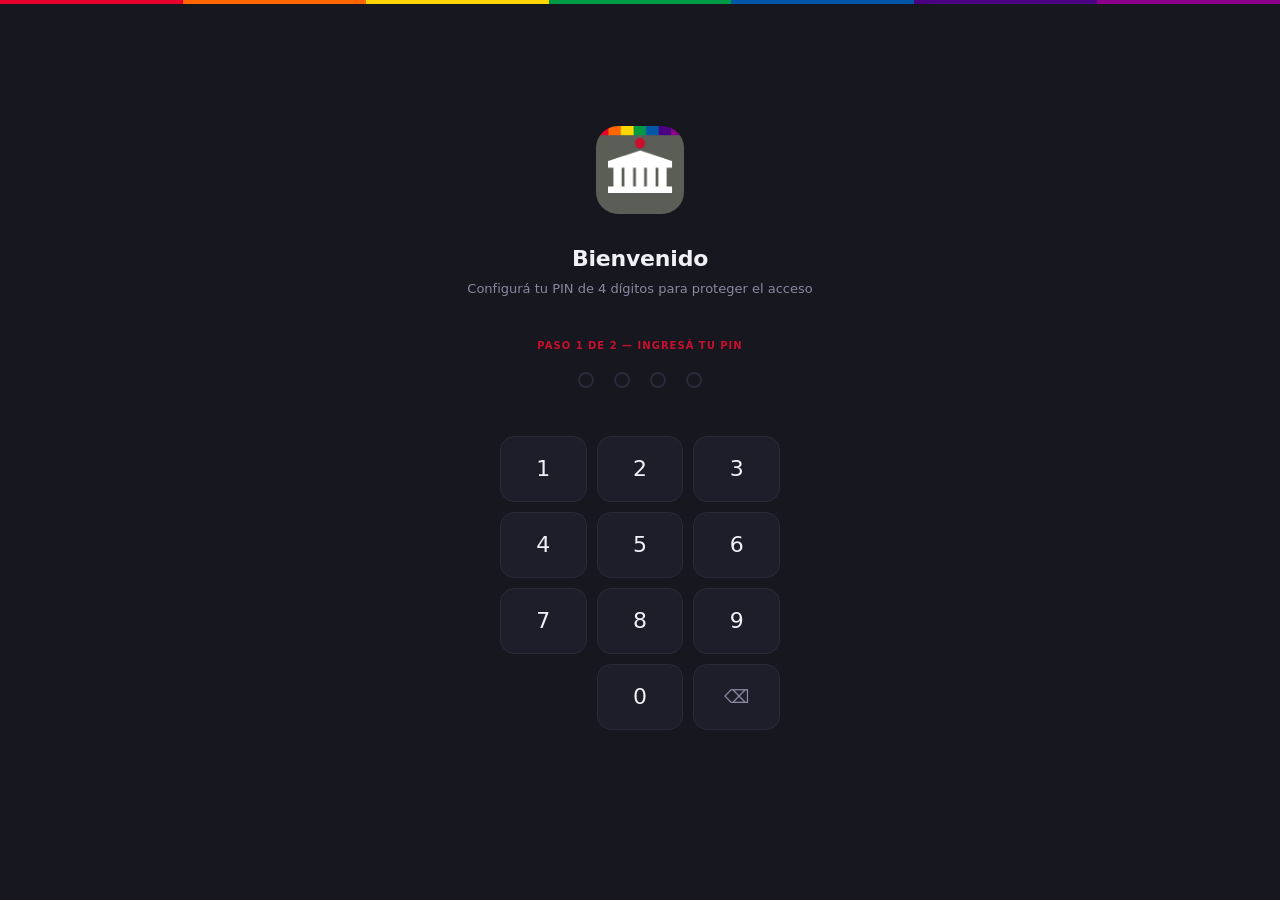
<file: index.html>
<!DOCTYPE html>
<html lang="es">
<head>
  <meta charset="UTF-8">
  <meta name="viewport" content="width=device-width, initial-scale=1.0, viewport-fit=cover">
  <meta name="theme-color" content="#C8102E">
  <meta name="apple-mobile-web-app-capable" content="yes">
  <meta name="apple-mobile-web-app-status-bar-style" content="black-translucent">
  <meta name="mobile-web-app-capable" content="yes">
  <title>Cosoop</title>
  <link rel="manifest" href="manifest.json">
  <link rel="stylesheet" href="css/main.css">
  <link rel="stylesheet" href="css/login.css">
  <link rel="stylesheet" href="css/menu.css">
  <link rel="stylesheet" href="css/dcpd.css">
  <link rel="stylesheet" href="css/config.css">
  <link rel="stylesheet" href="css/tasas_view.css">
  <link rel="stylesheet" href="css/be.css">
  <link rel="stylesheet" href="css/bp.css">
  <link rel="stylesheet" href="css/pdf_viewer.css">
  <link rel="stylesheet" href="css/sim_view.css">
  <link rel="stylesheet" href="css/pex.css">
  <link rel="stylesheet" href="css/pf.css">
  <link rel="stylesheet" href="css/pda_bp.css">
  <link rel="stylesheet" href="css/pda_be.css">
  <link rel="stylesheet" href="css/hip_uva.css">
</head>
<body>
  <div class="coop-stripe"></div>
  <div id="app"></div>
  <script src="js/auth.js"></script>
  <script src="js/menu.js"></script>
  <script src="js/tasas.js"></script>
  <script src="js/dcpd.js"></script>
  <script src="js/config.js"></script>
  <script src="js/tasas_view.js"></script>
  <script src="js/be.js"></script>
  <script src="js/bp.js"></script>
  <script src="js/pdf_viewer.js"></script>
  <script src="js/sim_view.js"></script>
  <script src="js/pex.js"></script>
  <script src="js/pf.js"></script>
  <script src="js/pda_bp.js"></script>
  <script src="js/hip_uva.js"></script>
  <script src="js/pda_be.js"></script>
  <script src="js/backup.js"></script>
  <script src="js/app.js"></script>
</body>
</html>
</file>
<file: css/main.css>
/* ── Variables de diseño ─────────────────────────────────────
   Cambiar colores, tipografía o tamaños: solo tocar esta sección.
──────────────────────────────────────────────────────────── */
:root {
  /* Institucionales Credicoop */
  --brand-red:      #C8102E;
  --brand-red-dark: #a00d24;
  --brand-gray:     #6a6e66;

  /* Bandera cooperativa */
  --coop-red:    #E8002D;
  --coop-orange: #FF6600;
  --coop-yellow: #FFD700;
  --coop-green:  #009A44;
  --coop-blue:   #0057A8;
  --coop-indigo: #4B0082;
  --coop-violet: #8B008B;

  /* Superficies */
  --bg-base:    #0e0e13;
  --bg-surface: #17171f;
  --bg-card:    #1e1e2a;
  --border:     #2a2a3a;

  /* Texto */
  --text-primary:   #f0f0f5;
  --text-secondary: #8888a0;
  --text-muted:     #44445a;

  /* Forma */
  --radius-card: 16px;
  --radius-key:  14px;

  --font: -apple-system, BlinkMacSystemFont, 'Segoe UI', system-ui, sans-serif;
}

*, *::before, *::after {
  margin: 0;
  padding: 0;
  box-sizing: border-box;
}

html, body {
  height: 100%;
  background: var(--bg-base);
  font-family: var(--font);
  color: var(--text-primary);
  overscroll-behavior: none;
  -webkit-tap-highlight-color: transparent;
}

body {
  display: flex;
  flex-direction: column;
}

#app {
  flex: 1;
  overflow: hidden;
  display: flex;
  flex-direction: column;
  background: var(--bg-surface);
}

/* Franja cooperativa de 7 colores */
.coop-stripe {
  width: 100%;
  height: 4px;
  flex-shrink: 0;
  background: linear-gradient(to right,
    var(--coop-red)    0%    14.28%,
    var(--coop-orange) 14.28% 28.57%,
    var(--coop-yellow) 28.57% 42.86%,
    var(--coop-green)  42.86% 57.14%,
    var(--coop-blue)   57.14% 71.43%,
    var(--coop-indigo) 71.43% 85.71%,
    var(--coop-violet) 85.71% 100%
  );
}
</file>
<file: css/login.css>
.login-wrap {
  flex: 1;
  display: flex;
  flex-direction: column;
  align-items: center;
  justify-content: center;
  padding: 0 36px 48px;
  background: var(--bg-surface);
}

/* Ícono de setup (logo del banco) */
.setup-img {
  width: 88px;
  height: 88px;
  border-radius: 22px;
  margin-bottom: 28px;
  object-fit: contain;
  flex-shrink: 0;
}

/* Ícono de login (candado circular) */
.login-icon {
  width: 80px;
  height: 80px;
  border-radius: 50%;
  background: var(--bg-card);
  border: 2px solid var(--border);
  display: flex;
  align-items: center;
  justify-content: center;
  margin-bottom: 28px;
  flex-shrink: 0;
}
.login-icon svg { width: 36px; height: 36px; }

.login-title {
  font-size: 22px;
  font-weight: 700;
  color: var(--text-primary);
  margin-bottom: 8px;
  text-align: center;
  letter-spacing: -.2px;
}

.login-subtitle {
  font-size: 13px;
  color: var(--text-secondary);
  text-align: center;
  margin-bottom: 40px;
  line-height: 1.6;
}

.step-indicator {
  font-size: 10px;
  color: var(--brand-red);
  letter-spacing: 1px;
  text-transform: uppercase;
  font-weight: 600;
  height: 16px;
  margin-bottom: 16px;
}

/* Puntos del PIN */
.pin-dots {
  display: flex;
  gap: 20px;
  margin-bottom: 10px;
}

.pin-dot {
  width: 16px;
  height: 16px;
  border-radius: 50%;
  border: 2px solid var(--border);
  background: transparent;
  transition: background .15s, border-color .15s, box-shadow .15s;
}
.pin-dot.filled {
  background: var(--brand-red);
  border-color: var(--brand-red);
  box-shadow: 0 0 10px rgba(200,16,46,.5);
}
.pin-dot.error {
  background: #ef4444;
  border-color: #ef4444;
  animation: shake .4s ease;
}

@keyframes shake {
  0%, 100% { transform: translateX(0); }
  20%       { transform: translateX(-6px); }
  40%       { transform: translateX(6px); }
  60%       { transform: translateX(-4px); }
  80%       { transform: translateX(4px); }
}

.pin-error-msg {
  font-size: 12px;
  color: #ef4444;
  height: 18px;
  margin-bottom: 20px;
  text-align: center;
}

/* Teclado */
.pin-pad {
  display: grid;
  grid-template-columns: repeat(3, 1fr);
  gap: 10px;
  width: 100%;
  max-width: 280px;
}

.pin-key {
  height: 66px;
  border-radius: var(--radius-key);
  border: 1px solid var(--border);
  background: var(--bg-card);
  color: var(--text-primary);
  font-size: 22px;
  font-weight: 400;
  font-family: var(--font);
  display: flex;
  align-items: center;
  justify-content: center;
  cursor: pointer;
  user-select: none;
  -webkit-user-select: none;
  transition: background .1s, transform .1s;
}
.pin-key:active {
  background: var(--brand-red);
  border-color: var(--brand-red);
  transform: scale(.95);
}
.pin-key.key-del {
  font-size: 18px;
  color: var(--text-secondary);
}
.pin-key.key-empty {
  background: transparent;
  border-color: transparent;
  pointer-events: none;
}
</file>
<file: css/menu.css>
.menu-view {
  flex: 1;
  display: flex;
  flex-direction: column;
  background: var(--bg-surface);
  overflow-y: auto;
}

/* Barra superior */
.top-bar {
  display: flex;
  align-items: center;
  justify-content: space-between;
  padding: 52px 20px 12px;
}

.top-brand {
  display: flex;
  align-items: center;
  gap: 10px;
}

.top-brand-img {
  width: 36px;
  height: 36px;
  border-radius: 10px;
  flex-shrink: 0;
  object-fit: contain;
}

.top-brand-name {
  font-size: 16px;
  font-weight: 700;
  color: var(--text-primary);
  letter-spacing: -.1px;
  line-height: 1;
}
.top-brand-sub {
  font-size: 10px;
  color: var(--text-muted);
  margin-top: 3px;
  letter-spacing: .3px;
}

/* Saludo */
.greeting {
  padding: 4px 20px 20px;
}
.greeting-title {
  font-size: 22px;
  font-weight: 700;
  color: var(--text-primary);
  letter-spacing: -.4px;
}
.greeting-sub {
  font-size: 12px;
  color: var(--text-secondary);
  margin-top: 4px;
}

/* Botón de configuración en el header */
.top-cfg-btn {
  width: 38px;
  height: 38px;
  border-radius: 11px;
  background: var(--bg-card);
  border: 1px solid var(--border);
  display: flex;
  align-items: center;
  justify-content: center;
  color: var(--text-secondary);
  cursor: pointer;
  flex-shrink: 0;
  -webkit-tap-highlight-color: transparent;
  transition: opacity .15s;
}
.top-cfg-btn:active { opacity: .6; }

/* Etiqueta de sección */
.section-label {
  font-size: 10px;
  color: var(--text-muted);
  letter-spacing: 1px;
  text-transform: uppercase;
  font-weight: 600;
  padding: 0 20px 10px;
}

/* Lista de módulos — columna única */
.menu-grid {
  display: flex;
  flex-direction: column;
  gap: 10px;
  padding: 0 16px;
}

/* Tarjeta horizontal */
.menu-card {
  border-radius: var(--radius-card);
  background: var(--bg-card);
  border: 1px solid var(--border);
  padding: 16px 18px;
  display: flex;
  flex-direction: row;
  align-items: center;
  gap: 14px;
  cursor: pointer;
  position: relative;
  overflow: hidden;
  transition: opacity .15s, transform .15s;
  -webkit-tap-highlight-color: transparent;
}
.menu-card:active { transform: scale(.985); opacity: .8; }

/* Acento de color — barra vertical izquierda */
.menu-card::before {
  content: '';
  position: absolute;
  left: 0; top: 14px; bottom: 14px;
  width: 3px;
  border-radius: 0 2px 2px 0;
}
.menu-card[data-color="blue"]::before  { background: var(--coop-blue); }
.menu-card[data-color="green"]::before { background: var(--coop-green); }
.menu-card[data-color="red"]::before   { background: var(--brand-red); }
.menu-card[data-color="gray"]::before  { background: var(--brand-gray); }

/* Icono */
.card-icon-wrap {
  width: 44px;
  height: 44px;
  border-radius: 12px;
  display: flex;
  align-items: center;
  justify-content: center;
  font-size: 22px;
  flex-shrink: 0;
}
[data-color="blue"]  .card-icon-wrap { background: rgba(0,87,168,.15); }
[data-color="green"] .card-icon-wrap { background: rgba(0,154,68,.15); }
[data-color="red"]   .card-icon-wrap { background: rgba(200,16,46,.15); }
[data-color="gray"]  .card-icon-wrap { background: rgba(106,110,102,.15); }

/* Texto */
.card-info {
  flex: 1;
  min-width: 0;
}
.card-title {
  font-size: 15px;
  font-weight: 600;
  color: var(--text-primary);
  line-height: 1.3;
}
.card-subtitle {
  font-size: 12px;
  color: var(--text-muted);
  margin-top: 3px;
  line-height: 1.4;
}
.card-badge {
  display: inline-block;
  font-size: 9px;
  color: var(--text-muted);
  background: var(--bg-surface);
  border: 1px solid var(--border);
  border-radius: 4px;
  padding: 2px 6px;
  margin-top: 6px;
  letter-spacing: .4px;
  text-transform: uppercase;
}

/* Flecha */
.card-arrow {
  color: var(--text-muted);
  font-size: 22px;
  flex-shrink: 0;
  line-height: 1;
  margin-right: -2px;
}

.bottom-hint {
  margin-top: auto;
  padding: 20px 16px;
  font-size: 10px;
  color: var(--text-muted);
  text-align: center;
  letter-spacing: .3px;
}
</file>
<file: css/dcpd.css>
/* ── DCPD Simulator — estilos ── */

.dcpd-view {
  display: flex;
  flex-direction: column;
  height: 100dvh;           /* dynamic viewport height en móvil */
  background: var(--bg-base, #0e0e13);
  color: #e0e0e0;
  font-family: -apple-system, BlinkMacSystemFont, 'Segoe UI', system-ui, sans-serif;
  overflow: hidden;
}

/* ── Barra superior ── */
.dcpd-topbar {
  display: flex;
  align-items: center;
  gap: 12px;
  padding: 14px 18px;
  background: var(--bg-surface, #17171f);
  border-bottom: 1px solid var(--border, #2a2a3a);
  flex-shrink: 0;
}

.dcpd-back {
  background: none;
  border: none;
  color: #C8102E;
  font-size: 32px;
  line-height: 1;
  cursor: pointer;
  padding: 0 4px 0 0;
  display: flex;
  align-items: center;
  -webkit-tap-highlight-color: transparent;
}

.dcpd-title {
  flex: 1;
  font-size: 17px;
  font-weight: 600;
  color: #fff;
}

.dcpd-status {
  font-size: 13px;
  color: #6a6e66;
  animation: spin-status 1s linear infinite;
}
@keyframes spin-status { to { opacity: 0.3; } }

/* ── Área con scroll ── */
.dcpd-scroll {
  flex: 1;
  overflow-y: auto;
  padding: 16px 16px 0;
  -webkit-overflow-scrolling: touch;
}

/* ── Tarjeta genérica ── */
.dcpd-card {
  background: var(--bg-card, #1e1e2a);
  border: 1px solid var(--border, #2a2a3a);
  border-radius: 14px;
  overflow: hidden;
  margin-bottom: 20px;
}

.dcpd-divider {
  height: 1px;
  background: var(--border, #2a2a3a);
}

/* ── Fila de campo ── */
.dcpd-field-row {
  display: flex;
  align-items: center;
  justify-content: space-between;
  min-height: 54px;
  padding: 0 16px;
  gap: 12px;
}

.dcpd-field-label {
  font-size: 14px;
  color: #9a9ea8;
  white-space: nowrap;
}

.dcpd-field-static {
  font-size: 14px;
  font-weight: 500;
  color: #e0e0e0;
}

/* ── TNA input ── */
.dcpd-tna-wrap {
  display: flex;
  align-items: center;
  gap: 4px;
}

.dcpd-tna-input {
  background: transparent;
  border: none;
  color: #fff;
  font-size: 22px;
  font-weight: 600;
  text-align: right;
  width: 90px;
  outline: none;
  font-family: inherit;
  -webkit-tap-highlight-color: transparent;
}
.dcpd-tna-input::placeholder { color: #333; }

.dcpd-tna-sym {
  font-size: 18px;
  color: #9a9ea8;
  font-weight: 500;
}

/* ── Encabezado de sección ── */
.dcpd-section-hdr {
  display: flex;
  align-items: center;
  gap: 8px;
  font-size: 11px;
  font-weight: 700;
  text-transform: uppercase;
  letter-spacing: 0.1em;
  color: #6a6e66;
  padding: 0 4px 10px;
}

.dcpd-badge {
  background: #C8102E;
  color: #fff;
  font-size: 11px;
  font-weight: 700;
  border-radius: 10px;
  padding: 1px 7px;
  letter-spacing: 0;
  min-width: 20px;
  text-align: center;
}

/* ── Fila de cheque ── */
#dcpd-list {
  display: flex;
  flex-direction: column;
  gap: 8px;
  margin-bottom: 12px;
}

.dcpd-cheque-row {
  display: flex;
  align-items: center;
  gap: 8px;
  background: var(--bg-card, #1e1e2a);
  border: 1px solid var(--border, #2a2a3a);
  border-radius: 12px;
  padding: 10px 14px;
}

/* Grupo fecha: texto editable + botón calendario + picker oculto */
.dcpd-fecha-group {
  flex: 1;
  display: flex;
  align-items: center;
  min-width: 0;
  gap: 2px;
}

.dcpd-ch-fecha-txt {
  flex: 1;
  background: transparent;
  border: none;
  color: #e0e0e0;
  font-size: 14px;
  font-family: inherit;
  outline: none;
  min-width: 0;
  -webkit-tap-highlight-color: transparent;
}
.dcpd-ch-fecha-txt::placeholder { color: #444; }

/* Wrapper del botón calendario */
.dcpd-cal-wrap {
  position: relative;
  flex-shrink: 0;
  width: 30px;
  height: 30px;
  display: flex;
  align-items: center;
  justify-content: center;
}

/* Ícono visible (no interactivo — los toques van al input encima) */
.dcpd-cal-icon {
  font-size: 15px;
  pointer-events: none;
  opacity: 0.55;
  line-height: 1;
}

/* Input date transparente encima del ícono — recibe el toque */
.dcpd-ch-fecha {
  position: absolute;
  inset: 0;
  width: 100%;
  height: 100%;
  opacity: 0;
  cursor: pointer;
  border: none;
  padding: 0;
  margin: 0;
  -webkit-appearance: none;
  appearance: none;
  background: transparent;
  z-index: 2;
}


.dcpd-ch-monto {
  width: 115px;
  background: transparent;
  border: none;
  border-left: 1px solid var(--border, #2a2a3a);
  color: #fff;
  font-size: 15px;
  font-weight: 500;
  text-align: right;
  font-family: inherit;
  outline: none;
  padding-left: 12px;
  -webkit-tap-highlight-color: transparent;
}
.dcpd-ch-monto::placeholder { color: #333; font-weight: 400; }

.dcpd-ch-del {
  background: none;
  border: none;
  font-size: 17px;
  cursor: pointer;
  opacity: 0.45;
  padding: 4px 0 4px 4px;
  flex-shrink: 0;
  -webkit-tap-highlight-color: transparent;
  transition: opacity 0.15s;
}
.dcpd-ch-del:active { opacity: 1; }

/* ── Botón agregar ── */
.dcpd-add-btn {
  width: 100%;
  padding: 15px;
  background: transparent;
  border: 1.5px dashed var(--border, #2a2a3a);
  border-radius: 12px;
  color: #C8102E;
  font-size: 15px;
  font-weight: 500;
  font-family: inherit;
  cursor: pointer;
  display: flex;
  align-items: center;
  justify-content: center;
  gap: 10px;
  margin-bottom: 24px;
  -webkit-tap-highlight-color: transparent;
  transition: background 0.15s, border-color 0.15s;
}
.dcpd-add-btn:active {
  background: #1e1e2a;
  border-color: #C8102E;
}

.dcpd-add-icon {
  font-size: 22px;
  font-weight: 300;
  line-height: 1;
}

/* ── Tarjeta de resultados ── */
.dcpd-result-card {
  margin-bottom: 0;
}

.dcpd-result-row {
  display: flex;
  justify-content: space-between;
  align-items: center;
  padding: 15px 16px;
}

.dcpd-rl {
  font-size: 14px;
  color: #9a9ea8;
}

.dcpd-rv {
  font-size: 15px;
  font-weight: 600;
  color: #fff;
}

.dcpd-row-neg .dcpd-rv { color: #f87171; }   /* intereses — rojo suave */
.dcpd-row-pos .dcpd-rv { color: #4ade80; }   /* neto — verde suave */

/* ── Estado vacío ── */
.dcpd-empty {
  text-align: center;
  color: #6a6e66;
  font-size: 14px;
  line-height: 1.6;
  padding: 28px 20px;
}

/* ── Fixes para inputs en dark mode ── */
input[type="date"]::-webkit-calendar-picker-indicator {
  filter: invert(0.5);
  cursor: pointer;
}

/* ── Selector de nivel de aprobación ── */
.dcpd-nivel-row {
  padding: 10px 16px 14px;
}

.dcpd-nivel-label {
  font-size: 11px;
  font-weight: 700;
  text-transform: uppercase;
  letter-spacing: 0.08em;
  color: #6a6e66;
  margin-bottom: 10px;
}

.dcpd-nivel-btns {
  display: flex;
  gap: 7px;
}

.dcpd-nivel-btn {
  flex: 1;
  padding: 9px 4px;
  background: transparent;
  border: 1.5px solid var(--border, #2a2a3a);
  border-radius: 9px;
  color: #9a9ea8;
  font-size: 11px;
  font-weight: 600;
  font-family: inherit;
  cursor: pointer;
  -webkit-tap-highlight-color: transparent;
  transition: border-color 0.15s, color 0.15s, background 0.15s;
  text-align: center;
}

.dcpd-nivel-btn.dcpd-nivel-active {
  border-color: #C8102E;
  color: #C8102E;
  background: rgba(200, 16, 46, 0.1);
}

.dcpd-nivel-btn:disabled {
  opacity: 0.25;
  cursor: default;
}

.dcpd-nivel-hint {
  margin-top: 8px;
  font-size: 11px;
  color: #6a6e66;
  font-style: italic;
  min-height: 16px;
}

/* Ocultar flechas en inputs numéricos */
.dcpd-tna-input::-webkit-outer-spin-button,
.dcpd-tna-input::-webkit-inner-spin-button,
.dcpd-ch-monto::-webkit-outer-spin-button,
.dcpd-ch-monto::-webkit-inner-spin-button {
  -webkit-appearance: none;
  margin: 0;
}
.dcpd-tna-input[type=number],
.dcpd-ch-monto[type=number] { -moz-appearance: textfield; }
</file>
<file: css/config.css>
/* ── Configuración ── */

.cfg-view {
  display: flex;
  flex-direction: column;
  height: 100dvh;
  background: var(--bg-base, #0e0e13);
  color: #e0e0e0;
  font-family: -apple-system, BlinkMacSystemFont, 'Segoe UI', system-ui, sans-serif;
  overflow: hidden;
}

/* ── Barra superior ── */
.cfg-topbar {
  display: flex;
  align-items: center;
  gap: 12px;
  padding: 14px 18px;
  background: var(--bg-surface, #17171f);
  border-bottom: 1px solid var(--border, #2a2a3a);
  flex-shrink: 0;
}

.cfg-back {
  background: none;
  border: none;
  color: #C8102E;
  font-size: 32px;
  line-height: 1;
  cursor: pointer;
  padding: 0 4px 0 0;
  display: flex;
  align-items: center;
  -webkit-tap-highlight-color: transparent;
}

.cfg-title {
  font-size: 17px;
  font-weight: 600;
  color: #fff;
}

/* ── Área con scroll ── */
.cfg-scroll {
  flex: 1;
  overflow-y: auto;
  padding: 20px 16px 0;
  -webkit-overflow-scrolling: touch;
}

/* ── Encabezado de sección ── */
.cfg-section-hdr {
  font-size: 11px;
  font-weight: 700;
  text-transform: uppercase;
  letter-spacing: 0.1em;
  color: #6a6e66;
  padding: 0 4px 8px;
  margin-top: 8px;
}
.cfg-section-hdr:first-child { margin-top: 0; }

/* ── Tarjeta ── */
.cfg-card {
  background: var(--bg-card, #1e1e2a);
  border: 1px solid var(--border, #2a2a3a);
  border-radius: 14px;
  overflow: hidden;
  margin-bottom: 6px;
}

.cfg-divider {
  height: 1px;
  background: var(--border, #2a2a3a);
}

/* ── Fila genérica ── */
.cfg-row {
  display: flex;
  align-items: center;
  min-height: 56px;
  padding: 12px 16px;
  gap: 12px;
  background: transparent;
  border: none;
  width: 100%;
  text-align: left;
  cursor: default;
  color: #e0e0e0;
  font-family: inherit;
  -webkit-tap-highlight-color: transparent;
  box-sizing: border-box;
  text-decoration: none;
}

.cfg-action { cursor: pointer; }
.cfg-action:active { background: rgba(255,255,255,0.04); }

.cfg-row-icon {
  font-size: 18px;
  flex-shrink: 0;
  width: 26px;
  text-align: center;
}

.cfg-row-info { flex: 1; min-width: 0; }

.cfg-row-label {
  font-size: 15px;
  font-weight: 500;
  color: #e0e0e0;
}

.cfg-row-sub {
  font-size: 12px;
  color: #6a6e66;
  margin-top: 2px;
  white-space: nowrap;
  overflow: hidden;
  text-overflow: ellipsis;
}

.cfg-row-arrow {
  font-size: 20px;
  color: #6a6e66;
  margin-left: auto;
  flex-shrink: 0;
}

/* ── Hint bajo la tarjeta ── */
.cfg-hint {
  font-size: 12px;
  color: #6a6e66;
  padding: 4px 8px 18px;
  min-height: 28px;
  transition: color 0.2s;
}
.cfg-hint-ok  { color: #4ade80; }
.cfg-hint-err { color: #f87171; }

/* ── Tasas Hipotecario UVA — campo inline en fila ── */
.cfg-huva-field {
  display: flex;
  align-items: center;
  gap: 4px;
  flex-shrink: 0;
}

.cfg-huva-inp {
  background: transparent;
  border: none;
  color: #fff;
  font-size: 22px;
  font-weight: 600;
  text-align: right;
  width: 72px;
  outline: none;
  font-family: inherit;
  -webkit-tap-highlight-color: transparent;
}
.cfg-huva-inp::placeholder { color: #333; font-weight: 400; }
.cfg-huva-inp::-webkit-outer-spin-button,
.cfg-huva-inp::-webkit-inner-spin-button { -webkit-appearance: none; }
.cfg-huva-inp[type=number] { -moz-appearance: textfield; }

.cfg-huva-sym {
  font-size: 16px;
  color: #9a9ea8;
  font-weight: 500;
}
</file>
<file: css/tasas_view.css>
/* ── Vista Tasas (hub + detalle) ── */

.tv-view {
  display: flex;
  flex-direction: column;
  height: 100dvh;
  background: var(--bg-base, #0e0e13);
  color: #e0e0e0;
  font-family: -apple-system, BlinkMacSystemFont, 'Segoe UI', system-ui, sans-serif;
  overflow: hidden;
}

/* ── Barra superior ── */
.tv-topbar {
  display: flex;
  align-items: center;
  gap: 12px;
  padding: 14px 18px;
  background: var(--bg-surface, #17171f);
  border-bottom: 1px solid var(--border, #2a2a3a);
  flex-shrink: 0;
}

.tv-back {
  background: none;
  border: none;
  color: #C8102E;
  font-size: 32px;
  line-height: 1;
  cursor: pointer;
  padding: 0 4px 0 0;
  display: flex;
  align-items: center;
  -webkit-tap-highlight-color: transparent;
}

.tv-titles { flex: 1; min-width: 0; }

.tv-title {
  font-size: 17px;
  font-weight: 600;
  color: #fff;
}

.tv-subtitle {
  font-size: 11px;
  color: #6a6e66;
  margin-top: 2px;
  white-space: nowrap;
  overflow: hidden;
  text-overflow: ellipsis;
}

/* ═══════════════════════════════════════════════════
   HUB — lista de tablas
═══════════════════════════════════════════════════ */
.tv-hub-scroll {
  flex: 1;
  overflow-y: auto;
  padding: 20px 16px;
  -webkit-overflow-scrolling: touch;
}

.tv-section-hdr {
  font-size: 11px;
  font-weight: 700;
  text-transform: uppercase;
  letter-spacing: 0.1em;
  color: #6a6e66;
  padding: 0 4px 10px;
}

.tv-hub-card {
  display: flex;
  align-items: center;
  gap: 14px;
  background: var(--bg-card, #1e1e2a);
  border: 1px solid var(--border, #2a2a3a);
  border-radius: 14px;
  padding: 16px;
  margin-bottom: 12px;
  cursor: pointer;
  -webkit-tap-highlight-color: transparent;
  transition: background 0.15s, border-color 0.15s;
}
.tv-hub-card:active {
  background: #26263a;
  border-color: #C8102E;
}

.tv-hub-icon {
  font-size: 28px;
  flex-shrink: 0;
  width: 44px;
  height: 44px;
  background: rgba(200, 16, 46, 0.1);
  border-radius: 10px;
  display: flex;
  align-items: center;
  justify-content: center;
}

.tv-hub-info { flex: 1; min-width: 0; }

.tv-hub-nombre {
  font-size: 16px;
  font-weight: 600;
  color: #fff;
}

.tv-hub-desc {
  font-size: 12px;
  color: #9a9ea8;
  margin-top: 2px;
}

.tv-hub-estado {
  font-size: 11px;
  color: #6a6e66;
  margin-top: 5px;
}

.tv-hub-arrow {
  font-size: 22px;
  color: #6a6e66;
  flex-shrink: 0;
}

/* ═══════════════════════════════════════════════════
   DETALLE — tabla de datos
═══════════════════════════════════════════════════ */
.tv-wrap {
  flex: 1;
  overflow: auto;
  -webkit-overflow-scrolling: touch;
}

.tv-table {
  width: 100%;
  border-collapse: collapse;
  font-size: 13px;
  min-width: 320px;
}

.tv-table thead tr {
  position: sticky;
  top: 0;
  z-index: 2;
  background: var(--bg-surface, #17171f);
}

.tv-table th {
  padding: 11px 10px;
  text-align: right;
  font-size: 11px;
  font-weight: 700;
  text-transform: uppercase;
  letter-spacing: 0.07em;
  color: #6a6e66;
  border-bottom: 1px solid var(--border, #2a2a3a);
  white-space: nowrap;
}
.tv-table th:first-child {
  text-align: left;
  padding-left: 16px;
  min-width: 64px;
}
.tv-table th:last-child { padding-right: 16px; }

.tv-table tbody tr {
  border-bottom: 1px solid var(--border, #2a2a3a);
}
.tv-table tbody tr:last-child { border-bottom: none; }
.tv-table tbody tr:active { background: rgba(255,255,255,0.04); }

.tv-table td {
  padding: 12px 10px;
  text-align: right;
  color: #e0e0e0;
  white-space: nowrap;
}
.tv-table td:first-child {
  text-align: left;
  padding-left: 16px;
  font-weight: 600;
  color: #fff;
}
.tv-table td:last-child { padding-right: 16px; }

.tv-null { color: #3a3a4a; font-size: 14px; }

/* ── Estado vacío ── */
.tv-empty {
  display: flex;
  flex-direction: column;
  align-items: center;
  justify-content: center;
  height: 100%;
  gap: 12px;
  color: #6a6e66;
  font-size: 14px;
  text-align: center;
  padding: 32px 24px;
  line-height: 1.6;
}
.tv-empty-icon { font-size: 40px; opacity: 0.5; }
</file>
<file: css/be.css>
/* ── Banca Empresa — Tasas ── */

.be-view {
  display: flex;
  flex-direction: column;
  height: 100dvh;
  background: var(--bg-base, #0e0e13);
  color: #e0e0e0;
  font-family: -apple-system, BlinkMacSystemFont, 'Segoe UI', system-ui, sans-serif;
  overflow: hidden;          /* sin scroll horizontal de página */
  max-width: 100vw;
}

/* ── Topbar ── */
.be-topbar {
  display: flex;
  align-items: center;
  gap: 10px;
  padding: 14px 18px;
  background: var(--bg-surface, #17171f);
  border-bottom: 1px solid var(--border, #2a2a3a);
  flex-shrink: 0;
}

.be-back {
  background: none;
  border: none;
  color: #C8102E;
  font-size: 32px;
  line-height: 1;
  cursor: pointer;
  padding: 0 4px 0 0;
  display: flex;
  align-items: center;
  -webkit-tap-highlight-color: transparent;
}

.be-titles { flex: 1; min-width: 0; }

.be-title {
  font-size: 17px;
  font-weight: 600;
  color: #fff;
}

.be-subtitle {
  font-size: 11px;
  color: #6a6e66;
  margin-top: 2px;
  white-space: nowrap;
  overflow: hidden;
  text-overflow: ellipsis;
}

.be-icon-btn {
  background: none;
  border: none;
  font-size: 18px;
  cursor: pointer;
  padding: 6px;
  border-radius: 8px;
  flex-shrink: 0;
  -webkit-tap-highlight-color: transparent;
  transition: background 0.15s;
}
.be-icon-btn:active { background: rgba(255,255,255,0.08); }

/* ── Tabs ── */
.be-tabs {
  display: flex;
  background: var(--bg-surface, #17171f);
  border-bottom: 1px solid var(--border, #2a2a3a);
  flex-shrink: 0;
}

.be-tab {
  flex: 1;
  padding: 11px 8px;
  background: none;
  border: none;
  border-bottom: 2px solid transparent;
  color: #6a6e66;
  font-size: 13px;
  font-weight: 600;
  font-family: inherit;
  cursor: pointer;
  transition: color 0.15s, border-color 0.15s;
  -webkit-tap-highlight-color: transparent;
}
.be-tab-active {
  color: #C8102E;
  border-bottom-color: #C8102E;
}

/* ── Buscador ── */
.be-search-row {
  display: flex;
  align-items: center;
  gap: 8px;
  padding: 10px 14px;
  background: var(--bg-surface, #17171f);
  border-bottom: 1px solid var(--border, #2a2a3a);
  flex-shrink: 0;
}

.be-search-input {
  flex: 1;
  background: var(--bg-base, #0e0e13);
  border: 1px solid var(--border, #2a2a3a);
  border-radius: 9px;
  color: #e0e0e0;
  font-size: 14px;
  font-family: inherit;
  padding: 8px 12px;
  outline: none;
  min-width: 0;
  -webkit-tap-highlight-color: transparent;
}
.be-search-input::placeholder { color: #444; }
.be-search-input:focus { border-color: #C8102E; }

.be-search-clear {
  background: none;
  border: none;
  color: #6a6e66;
  font-size: 16px;
  cursor: pointer;
  padding: 4px 6px;
  flex-shrink: 0;
  -webkit-tap-highlight-color: transparent;
}

/* ── Scroll principal ── */
.be-scroll {
  flex: 1;
  overflow-y: auto;
  overflow-x: hidden;        /* contiene tablas anchas dentro de sus wrappers */
  -webkit-overflow-scrolling: touch;
}

/* ── Sección ── */
.be-section {
  width: 100%;
  margin-bottom: 2px;
}

/* Encabezado sticky dentro del scroll vertical */
.be-section-hdr {
  display: flex;
  align-items: center;
  justify-content: space-between;
  gap: 8px;
  padding: 10px 16px 10px 14px;
  background: #14141c;
  border-top: 1px solid var(--border, #2a2a3a);
  border-bottom: 1px solid var(--border, #2a2a3a);
  position: sticky;
  top: 0;
  z-index: 2;
  cursor: pointer;
  -webkit-tap-highlight-color: transparent;
  user-select: none;
}
.be-section-hdr:active { background: #1a1828; }

/* ── Chevron ── */
.be-section-chevron {
  font-size: 16px;
  color: #6a6e66;
  flex-shrink: 0;
  transition: transform 0.2s ease;
  line-height: 1;
}
.be-section.be-collapsed .be-section-chevron {
  transform: rotate(-90deg);
}

/* ── Estado colapsado ── */
.be-section.be-collapsed .be-table-wrap {
  display: none;
}

.be-section-meta {
  flex: 1;
  min-width: 0;
  display: flex;
  flex-direction: column;
  gap: 2px;
}

.be-section-tag {
  font-size: 10px;
  font-weight: 700;
  text-transform: uppercase;
  letter-spacing: 0.08em;
  color: #C8102E;
  opacity: 0.8;
}

.be-section-nombre {
  font-size: 13px;
  font-weight: 700;
  color: #fff;
  white-space: nowrap;
  overflow: hidden;
  text-overflow: ellipsis;
}

/* ── Estrella ── */
.be-star {
  background: none;
  border: none;
  font-size: 22px;
  cursor: pointer;
  color: #333;
  padding: 4px 0 4px 8px;
  line-height: 1;
  flex-shrink: 0;
  -webkit-tap-highlight-color: transparent;
  transition: color 0.15s, transform 0.1s;
}
.be-star:active { transform: scale(1.3); }
.be-star-on { color: #f59e0b; }

/* ── Tabla ── */
.be-table-wrap {
  overflow-x: auto;
  -webkit-overflow-scrolling: touch;
  background: var(--bg-card, #1e1e2a);
  /* Gradiente derecho como indicador de scroll */
  -webkit-mask-image: linear-gradient(to right, black calc(100% - 24px), transparent 100%);
  mask-image: linear-gradient(to right, black calc(100% - 24px), transparent 100%);
}
/* Cuando no hay overflow real, el gradiente desaparece (el contenido llega al borde) */
.be-table-wrap:not([data-overflow]) {
  -webkit-mask-image: none;
  mask-image: none;
}

.be-table {
  border-collapse: collapse;
  width: max-content;
  min-width: 100%;
  font-size: 12px;
}

/* Header de tabla */
.be-table thead tr {
  background: rgba(255,255,255,0.04);
}

.be-table th {
  padding: 8px 12px;
  text-align: right;
  font-size: 10px;
  font-weight: 700;
  text-transform: uppercase;
  letter-spacing: 0.07em;
  color: #6a6e66;
  border-bottom: 1px solid var(--border, #2a2a3a);
  white-space: nowrap;
}

/* Primera columna: denominación — sticky */
.be-table th:first-child,
.be-table td:first-child {
  text-align: left;
  padding-left: 14px;
  position: sticky;
  left: 0;
  z-index: 1;
  background: var(--bg-card, #1e1e2a);
  min-width: 130px;
  max-width: 200px;
  white-space: normal;        /* permite wrap en nombres largos */
  border-right: 1px solid var(--border, #2a2a3a);
}
.be-table thead th:first-child {
  background: #1a1a26;
  z-index: 3;
}

.be-table th:last-child,
.be-table td:last-child { padding-right: 20px; }

/* Filas de datos */
.be-table tbody tr {
  border-bottom: 1px solid rgba(42, 42, 58, 0.8);
}
.be-table tbody tr:last-child  { border-bottom: none; }
.be-table tbody tr:nth-child(even) td { background: rgba(255,255,255,0.015); }
.be-table tbody tr:nth-child(even) td:first-child { background: #201e2e; }
.be-table tbody tr:active td { background: rgba(200,16,46,0.06) !important; }

.be-table td {
  padding: 9px 12px;
  text-align: right;
  color: #d0d0d8;
  white-space: pre-line;      /* respeta \n en valores de celda */
  vertical-align: top;
  line-height: 1.45;
}

.be-table td:first-child {
  color: #fff;
  font-weight: 500;
  font-size: 12px;
}

/* ── Celda de denominación: star + texto ── */
.be-row-cell {
  display: flex;
  align-items: flex-start;
  gap: 5px;
}

.be-row-star {
  flex-shrink: 0;
  background: none;
  border: none;
  font-size: 13px;
  color: #333;
  cursor: pointer;
  padding: 0;
  margin-top: 1px;
  line-height: 1;
  -webkit-tap-highlight-color: transparent;
  transition: color 0.15s, transform 0.1s;
}
.be-row-star:active  { transform: scale(1.4); }
.be-row-star-on      { color: #f59e0b; }

/* Fila de continuación (primera celda vacía) — sin estrella, sangría */
.be-row-cont {
  padding-left: 18px;
  color: #9a9ea8;
}

/* ── Botón ocultar (✕) en cabecera de sección ── */
.be-hide-btn {
  background: none;
  border: none;
  color: #444;
  font-size: 13px;
  cursor: pointer;
  padding: 4px 6px;
  border-radius: 6px;
  flex-shrink: 0;
  line-height: 1;
  -webkit-tap-highlight-color: transparent;
  transition: color 0.15s, background 0.15s;
}
.be-hide-btn:hover  { color: #C8102E; background: rgba(200,16,46,0.08); }
.be-hide-btn:active { background: rgba(200,16,46,0.15); }

/* ── Sección oculta (mostrada en modo showHidden) ── */
.be-section.be-hidden-sec {
  opacity: 0.45;
}
.be-section.be-hidden-sec .be-section-hdr {
  background: #0f0f18;
  border-top-color: #1e1e2e;
  border-bottom-color: #1e1e2e;
}

/* ── Botón restaurar (↩) en secciones ocultas ── */
.be-restore-btn {
  background: none;
  border: 1px solid #2a2a3a;
  border-radius: 7px;
  color: #6a9fd8;
  font-size: 12px;
  cursor: pointer;
  padding: 4px 9px;
  flex-shrink: 0;
  line-height: 1.3;
  white-space: nowrap;
  -webkit-tap-highlight-color: transparent;
  transition: background 0.15s, color 0.15s;
}
.be-restore-btn:active { background: rgba(106,159,216,0.15); }

/* ── Píldora de secciones ocultas ── */
.be-hidden-pill {
  display: flex;
  align-items: center;
  justify-content: center;
  gap: 10px;
  margin: 12px 16px 20px;
  padding: 9px 14px;
  background: rgba(255,255,255,0.03);
  border: 1px dashed #2a2a3a;
  border-radius: 10px;
  color: #6a6e66;
  font-size: 12px;
}
.be-hidden-toggle {
  background: none;
  border: 1px solid #2a2a3a;
  border-radius: 7px;
  color: #9a9ea8;
  font-size: 12px;
  cursor: pointer;
  padding: 4px 10px;
  flex-shrink: 0;
  -webkit-tap-highlight-color: transparent;
  transition: background 0.15s, color 0.15s;
}
.be-hidden-toggle:active { background: rgba(255,255,255,0.06); }

/* ── Estado vacío ── */
.be-empty {
  display: flex;
  flex-direction: column;
  align-items: center;
  justify-content: center;
  min-height: 260px;
  gap: 14px;
  color: #6a6e66;
  font-size: 14px;
  text-align: center;
  padding: 40px 28px;
  line-height: 1.7;
}
.be-empty strong { color: #9a9ea8; }
.be-empty-icon { font-size: 44px; opacity: 0.4; }
</file>
<file: css/bp.css>
/* ── Banca Personas — Tasas ── */

.bp-view {
  display: flex;
  flex-direction: column;
  height: 100dvh;
  background: var(--bg-base, #0e0e13);
  color: #e0e0e0;
  font-family: -apple-system, BlinkMacSystemFont, 'Segoe UI', system-ui, sans-serif;
  overflow: hidden;
  max-width: 100vw;
}

/* ── Topbar ── */
.bp-topbar {
  display: flex;
  align-items: center;
  gap: 10px;
  padding: 14px 18px;
  background: var(--bg-surface, #17171f);
  border-bottom: 1px solid var(--border, #2a2a3a);
  flex-shrink: 0;
}

.bp-back {
  background: none;
  border: none;
  color: #C8102E;
  font-size: 32px;
  line-height: 1;
  cursor: pointer;
  padding: 0 4px 0 0;
  display: flex;
  align-items: center;
  -webkit-tap-highlight-color: transparent;
}

.bp-titles { flex: 1; min-width: 0; }

.bp-title {
  font-size: 17px;
  font-weight: 600;
  color: #fff;
}

.bp-subtitle {
  font-size: 11px;
  color: #6a6e66;
  margin-top: 2px;
  white-space: nowrap;
  overflow: hidden;
  text-overflow: ellipsis;
}

.bp-icon-btn {
  background: none;
  border: none;
  font-size: 18px;
  cursor: pointer;
  padding: 6px;
  border-radius: 8px;
  flex-shrink: 0;
  -webkit-tap-highlight-color: transparent;
  transition: background 0.15s;
}
.bp-icon-btn:active { background: rgba(255,255,255,0.08); }

/* ── Tabs ── */
.bp-tabs {
  display: flex;
  background: var(--bg-surface, #17171f);
  border-bottom: 1px solid var(--border, #2a2a3a);
  flex-shrink: 0;
}

.bp-tab {
  flex: 1;
  padding: 11px 8px;
  background: none;
  border: none;
  border-bottom: 2px solid transparent;
  color: #6a6e66;
  font-size: 13px;
  font-weight: 600;
  font-family: inherit;
  cursor: pointer;
  transition: color 0.15s, border-color 0.15s;
  -webkit-tap-highlight-color: transparent;
}
.bp-tab-active {
  color: #C8102E;
  border-bottom-color: #C8102E;
}

/* ── Buscador ── */
.bp-search-row {
  display: flex;
  align-items: center;
  gap: 8px;
  padding: 10px 14px;
  background: var(--bg-surface, #17171f);
  border-bottom: 1px solid var(--border, #2a2a3a);
  flex-shrink: 0;
}

.bp-search-input {
  flex: 1;
  background: var(--bg-base, #0e0e13);
  border: 1px solid var(--border, #2a2a3a);
  border-radius: 9px;
  color: #e0e0e0;
  font-size: 14px;
  font-family: inherit;
  padding: 8px 12px;
  outline: none;
  min-width: 0;
  -webkit-tap-highlight-color: transparent;
}
.bp-search-input::placeholder { color: #444; }
.bp-search-input:focus { border-color: #C8102E; }

.bp-search-clear {
  background: none;
  border: none;
  color: #6a6e66;
  font-size: 16px;
  cursor: pointer;
  padding: 4px 6px;
  flex-shrink: 0;
  -webkit-tap-highlight-color: transparent;
}

/* ── Scroll principal ── */
.bp-scroll {
  flex: 1;
  overflow-y: auto;
  overflow-x: hidden;
  -webkit-overflow-scrolling: touch;
}

/* ── Sección ── */
.bp-section {
  width: 100%;
  margin-bottom: 2px;
}

/* Encabezado sticky dentro del scroll vertical */
.bp-section-hdr {
  display: flex;
  align-items: center;
  justify-content: space-between;
  gap: 8px;
  padding: 10px 16px 10px 14px;
  background: #14141c;
  border-top: 1px solid var(--border, #2a2a3a);
  border-bottom: 1px solid var(--border, #2a2a3a);
  position: sticky;
  top: 0;
  z-index: 2;
  cursor: pointer;
  -webkit-tap-highlight-color: transparent;
  user-select: none;
}
.bp-section-hdr:active { background: #1a1828; }

/* ── Chevron ── */
.bp-section-chevron {
  font-size: 16px;
  color: #6a6e66;
  flex-shrink: 0;
  transition: transform 0.2s ease;
  line-height: 1;
}
.bp-section.bp-collapsed .bp-section-chevron {
  transform: rotate(-90deg);
}

/* ── Estado colapsado ── */
.bp-section.bp-collapsed .bp-table-wrap {
  display: none;
}

.bp-section-meta {
  flex: 1;
  min-width: 0;
  display: flex;
  flex-direction: column;
  gap: 2px;
}

.bp-section-tag {
  font-size: 10px;
  font-weight: 700;
  text-transform: uppercase;
  letter-spacing: 0.08em;
  color: #C8102E;
  opacity: 0.8;
}

.bp-section-nombre {
  font-size: 13px;
  font-weight: 700;
  color: #fff;
  white-space: nowrap;
  overflow: hidden;
  text-overflow: ellipsis;
}

/* ── Estrella ── */
.bp-star {
  background: none;
  border: none;
  font-size: 22px;
  cursor: pointer;
  color: #333;
  padding: 4px 0 4px 8px;
  line-height: 1;
  flex-shrink: 0;
  -webkit-tap-highlight-color: transparent;
  transition: color 0.15s, transform 0.1s;
}
.bp-star:active { transform: scale(1.3); }
.bp-star-on { color: #f59e0b; }

/* ── Tabla ── */
.bp-table-wrap {
  overflow-x: auto;
  -webkit-overflow-scrolling: touch;
  background: var(--bg-card, #1e1e2a);
  -webkit-mask-image: linear-gradient(to right, black calc(100% - 24px), transparent 100%);
  mask-image: linear-gradient(to right, black calc(100% - 24px), transparent 100%);
}
.bp-table-wrap:not([data-overflow]) {
  -webkit-mask-image: none;
  mask-image: none;
}

.bp-table {
  border-collapse: collapse;
  width: max-content;
  min-width: 100%;
  font-size: 12px;
}

/* Header de tabla */
.bp-table thead tr {
  background: rgba(255,255,255,0.04);
}

.bp-table th {
  padding: 8px 12px;
  text-align: right;
  font-size: 10px;
  font-weight: 700;
  text-transform: uppercase;
  letter-spacing: 0.07em;
  color: #6a6e66;
  border-bottom: 1px solid var(--border, #2a2a3a);
  white-space: nowrap;
}

/* Primera columna: denominación — sticky */
.bp-table th:first-child,
.bp-table td:first-child {
  text-align: left;
  padding-left: 14px;
  position: sticky;
  left: 0;
  z-index: 1;
  background: var(--bg-card, #1e1e2a);
  min-width: 130px;
  max-width: 200px;
  white-space: normal;
  border-right: 1px solid var(--border, #2a2a3a);
}
.bp-table thead th:first-child {
  background: #1a1a26;
  z-index: 3;
}

.bp-table th:last-child,
.bp-table td:last-child { padding-right: 20px; }

/* Filas de datos */
.bp-table tbody tr {
  border-bottom: 1px solid rgba(42, 42, 58, 0.8);
}
.bp-table tbody tr:last-child  { border-bottom: none; }
.bp-table tbody tr:nth-child(even) td { background: rgba(255,255,255,0.015); }
.bp-table tbody tr:nth-child(even) td:first-child { background: #201e2e; }
.bp-table tbody tr:active td { background: rgba(200,16,46,0.06) !important; }

.bp-table td {
  padding: 9px 12px;
  text-align: right;
  color: #d0d0d8;
  white-space: pre-line;
  vertical-align: top;
  line-height: 1.45;
}

.bp-table td:first-child {
  color: #fff;
  font-weight: 500;
  font-size: 12px;
}

/* ── Celda de denominación: star + texto ── */
.bp-row-cell {
  display: flex;
  align-items: flex-start;
  gap: 5px;
}

.bp-row-star {
  flex-shrink: 0;
  background: none;
  border: none;
  font-size: 13px;
  color: #333;
  cursor: pointer;
  padding: 0;
  margin-top: 1px;
  line-height: 1;
  -webkit-tap-highlight-color: transparent;
  transition: color 0.15s, transform 0.1s;
}
.bp-row-star:active  { transform: scale(1.4); }
.bp-row-star-on      { color: #f59e0b; }

/* Fila de continuación (primera celda vacía) — sin estrella, sangría */
.bp-row-cont {
  padding-left: 18px;
  color: #9a9ea8;
}

/* ── Botón ocultar (✕) en cabecera de sección ── */
.bp-hide-btn {
  background: none;
  border: none;
  color: #444;
  font-size: 13px;
  cursor: pointer;
  padding: 4px 6px;
  border-radius: 6px;
  flex-shrink: 0;
  line-height: 1;
  -webkit-tap-highlight-color: transparent;
  transition: color 0.15s, background 0.15s;
}
.bp-hide-btn:hover  { color: #C8102E; background: rgba(200,16,46,0.08); }
.bp-hide-btn:active { background: rgba(200,16,46,0.15); }

/* ── Sección oculta (mostrada en modo showHidden) ── */
.bp-section.bp-hidden-sec {
  opacity: 0.45;
}
.bp-section.bp-hidden-sec .bp-section-hdr {
  background: #0f0f18;
  border-top-color: #1e1e2e;
  border-bottom-color: #1e1e2e;
}

/* ── Botón restaurar (↩) en secciones ocultas ── */
.bp-restore-btn {
  background: none;
  border: 1px solid #2a2a3a;
  border-radius: 7px;
  color: #6a9fd8;
  font-size: 12px;
  cursor: pointer;
  padding: 4px 9px;
  flex-shrink: 0;
  line-height: 1.3;
  white-space: nowrap;
  -webkit-tap-highlight-color: transparent;
  transition: background 0.15s, color 0.15s;
}
.bp-restore-btn:active { background: rgba(106,159,216,0.15); }

/* ── Píldora de secciones ocultas ── */
.bp-hidden-pill {
  display: flex;
  align-items: center;
  justify-content: center;
  gap: 10px;
  margin: 12px 16px 20px;
  padding: 9px 14px;
  background: rgba(255,255,255,0.03);
  border: 1px dashed #2a2a3a;
  border-radius: 10px;
  color: #6a6e66;
  font-size: 12px;
}
.bp-hidden-toggle {
  background: none;
  border: 1px solid #2a2a3a;
  border-radius: 7px;
  color: #9a9ea8;
  font-size: 12px;
  cursor: pointer;
  padding: 4px 10px;
  flex-shrink: 0;
  -webkit-tap-highlight-color: transparent;
  transition: background 0.15s, color 0.15s;
}
.bp-hidden-toggle:active { background: rgba(255,255,255,0.06); }

/* ── Estado vacío ── */
.bp-empty {
  display: flex;
  flex-direction: column;
  align-items: center;
  justify-content: center;
  min-height: 260px;
  gap: 14px;
  color: #6a6e66;
  font-size: 14px;
  text-align: center;
  padding: 40px 28px;
  line-height: 1.7;
}
.bp-empty strong { color: #9a9ea8; }
.bp-empty-icon { font-size: 44px; opacity: 0.4; }
</file>
<file: css/pdf_viewer.css>
/* ── Visor PDF ── */

.pv-view {
  display: flex;
  flex-direction: column;
  height: 100dvh;
  background: var(--bg-base, #0e0e13);
  color: #e0e0e0;
  font-family: -apple-system, BlinkMacSystemFont, 'Segoe UI', system-ui, sans-serif;
  overflow: hidden;
  max-width: 100vw;
}

/* ── Topbar ── */
.pv-topbar {
  display: flex;
  align-items: center;
  gap: 10px;
  padding: 14px 18px;
  background: var(--bg-surface, #17171f);
  border-bottom: 1px solid var(--border, #2a2a3a);
  flex-shrink: 0;
}

.pv-back {
  background: none;
  border: none;
  color: #C8102E;
  font-size: 32px;
  line-height: 1;
  cursor: pointer;
  padding: 0 4px 0 0;
  display: flex;
  align-items: center;
  -webkit-tap-highlight-color: transparent;
}

.pv-titles { flex: 1; min-width: 0; }

.pv-title {
  font-size: 17px;
  font-weight: 600;
  color: #fff;
}

.pv-visor-title {
  font-size: 14px;
  white-space: nowrap;
  overflow: hidden;
  text-overflow: ellipsis;
}

.pv-icon-btn {
  background: none;
  border: none;
  font-size: 18px;
  cursor: pointer;
  padding: 6px;
  border-radius: 8px;
  flex-shrink: 0;
  -webkit-tap-highlight-color: transparent;
  transition: background 0.15s;
}
.pv-icon-btn:active { background: rgba(255,255,255,0.08); }

/* ── Buscador ── */
.pv-search-row {
  display: flex;
  align-items: center;
  gap: 8px;
  padding: 10px 14px;
  background: var(--bg-surface, #17171f);
  border-bottom: 1px solid var(--border, #2a2a3a);
  flex-shrink: 0;
}

.pv-search-input {
  flex: 1;
  background: var(--bg-base, #0e0e13);
  border: 1px solid var(--border, #2a2a3a);
  border-radius: 9px;
  color: #e0e0e0;
  font-size: 14px;
  font-family: inherit;
  padding: 8px 12px;
  outline: none;
  min-width: 0;
  -webkit-tap-highlight-color: transparent;
}
.pv-search-input::placeholder { color: #444; }
.pv-search-input:focus { border-color: #C8102E; }

.pv-search-clear {
  background: none;
  border: none;
  color: #6a6e66;
  font-size: 16px;
  cursor: pointer;
  padding: 4px 6px;
  flex-shrink: 0;
  -webkit-tap-highlight-color: transparent;
}

/* ── Scroll contenedor ── */
.pv-scroll {
  flex: 1;
  overflow-y: auto;
  -webkit-overflow-scrolling: touch;
}

/* ── Encabezados de sección ── */
.pv-section-hdr {
  font-size: 10px;
  font-weight: 700;
  text-transform: uppercase;
  letter-spacing: 0.1em;
  color: #6a6e66;
  padding: 18px 16px 8px;
}

/* ── Hub: tarjetas de carpeta ── */
.pv-hub-card {
  display: flex;
  align-items: center;
  gap: 12px;
  padding: 16px 16px;
  border-bottom: 1px solid var(--border, #2a2a3a);
  cursor: pointer;
  -webkit-tap-highlight-color: transparent;
  transition: background 0.12s;
}
.pv-hub-card:active { background: rgba(200,16,46,0.06); }

.pv-hub-card.biblioteca {
  background: rgba(200,16,46,0.04);
}
.pv-hub-card.biblioteca:active { background: rgba(200,16,46,0.1); }

.pv-hub-icon {
  font-size: 28px;
  flex-shrink: 0;
  line-height: 1;
}

.pv-hub-info {
  flex: 1;
  min-width: 0;
}

.pv-hub-name {
  font-size: 15px;
  font-weight: 600;
  color: #fff;
  white-space: nowrap;
  overflow: hidden;
  text-overflow: ellipsis;
}

.pv-hub-count {
  font-size: 12px;
  color: #6a6e66;
  margin-top: 2px;
}

.pv-hub-act {
  background: none;
  border: none;
  font-size: 18px;
  cursor: pointer;
  padding: 6px;
  border-radius: 8px;
  flex-shrink: 0;
  color: #3a3a4a;
  -webkit-tap-highlight-color: transparent;
  transition: color 0.15s, background 0.15s;
}
.pv-hub-act.share:active { color: #4ade80; background: rgba(74,222,128,0.1); }
.pv-hub-act.del:active   { color: #C8102E; background: rgba(200,16,46,0.1); }

.pv-hub-arrow {
  color: #3a3a4a;
  font-size: 22px;
  flex-shrink: 0;
  line-height: 1;
}

/* ── Lista de items (biblioteca / carpeta) ── */
.pv-item {
  display: flex;
  align-items: center;
  gap: 12px;
  padding: 14px 16px;
  border-bottom: 1px solid var(--border, #2a2a3a);
  cursor: pointer;
  -webkit-tap-highlight-color: transparent;
  transition: background 0.12s, opacity 0.2s;
}
.pv-item:active { background: rgba(200,16,46,0.06); }
.pv-item.pv-item-sel { background: rgba(200,16,46,0.06); }

.pv-item-icon {
  font-size: 28px;
  flex-shrink: 0;
  line-height: 1;
  opacity: 0.85;
}

.pv-item-info {
  flex: 1;
  min-width: 0;
}

.pv-item-nombre {
  font-size: 14px;
  font-weight: 500;
  color: #e0e0e0;
  white-space: nowrap;
  overflow: hidden;
  text-overflow: ellipsis;
}

.pv-item-meta {
  font-size: 12px;
  color: #6a6e66;
  margin-top: 3px;
}

/* ── Checkbox de selección ── */
.pv-item-check {
  width: 22px;
  height: 22px;
  border-radius: 50%;
  border: 2px solid var(--border, #2a2a3a);
  flex-shrink: 0;
  transition: background 0.15s, border-color 0.15s;
}
.pv-item-check.checked {
  background: #C8102E;
  border-color: #C8102E;
  background-image: url("data:image/svg+xml,%3Csvg viewBox='0 0 12 10' fill='none' xmlns='http://www.w3.org/2000/svg'%3E%3Cpath d='M1 5l3.5 3.5L11 1' stroke='white' stroke-width='1.8' stroke-linecap='round' stroke-linejoin='round'/%3E%3C/svg%3E");
  background-repeat: no-repeat;
  background-position: center;
  background-size: 12px;
}

/* ── Botón "Agregar a carpeta" (biblioteca) ── */
.pv-item-add {
  background: none;
  border: none;
  font-size: 18px;
  cursor: pointer;
  padding: 6px;
  color: #3a3a4a;
  flex-shrink: 0;
  border-radius: 8px;
  -webkit-tap-highlight-color: transparent;
  transition: color 0.15s, background 0.15s;
}
.pv-item-add:active { color: #4ade80; background: rgba(74,222,128,0.1); }

/* ── Botón "Quitar de carpeta" ── */
.pv-item-quitar {
  background: none;
  border: none;
  font-size: 16px;
  cursor: pointer;
  padding: 6px;
  color: #3a3a4a;
  flex-shrink: 0;
  border-radius: 8px;
  -webkit-tap-highlight-color: transparent;
  transition: color 0.15s, background 0.15s;
}
.pv-item-quitar:active { color: #C8102E; background: rgba(200,16,46,0.1); }

/* ── Botón eliminar (biblioteca) ── */
.pv-item-del {
  background: none;
  border: none;
  font-size: 18px;
  cursor: pointer;
  padding: 6px;
  color: #3a3a4a;
  flex-shrink: 0;
  border-radius: 8px;
  -webkit-tap-highlight-color: transparent;
  transition: color 0.15s, background 0.15s;
}
.pv-item-del:active {
  color: #C8102E;
  background: rgba(200,16,46,0.1);
}

/* ── Fila "Agregar de biblioteca" (footer de carpeta) ── */
.pv-add-row {
  padding: 16px;
  border-top: 1px solid var(--border, #2a2a3a);
  display: flex;
  justify-content: center;
}

.pv-add-btn {
  background: var(--bg-surface, #17171f);
  border: 1.5px solid var(--border, #2a2a3a);
  border-radius: 20px;
  color: #e0e0e0;
  font-size: 14px;
  font-weight: 600;
  font-family: inherit;
  padding: 10px 20px;
  cursor: pointer;
  -webkit-tap-highlight-color: transparent;
  transition: background 0.15s, border-color 0.15s;
}
.pv-add-btn:active { background: rgba(200,16,46,0.1); border-color: #C8102E; color: #C8102E; }

/* ── Barra de selección (bottom) ── */
.pv-sel-bar {
  display: flex;
  align-items: center;
  gap: 10px;
  padding: 12px 16px;
  background: var(--bg-surface, #17171f);
  border-top: 1px solid var(--border, #2a2a3a);
  flex-shrink: 0;
}

.pv-sel-count {
  flex: 1;
  font-size: 13px;
  color: #9a9ea8;
}

.pv-sel-btn {
  padding: 8px 16px;
  border-radius: 20px;
  border: 1.5px solid var(--border, #2a2a3a);
  background: transparent;
  color: #9a9ea8;
  font-size: 13px;
  font-weight: 600;
  cursor: pointer;
  font-family: inherit;
  -webkit-tap-highlight-color: transparent;
  transition: opacity 0.15s;
}
.pv-sel-btn.primary {
  background: #C8102E;
  border-color: #C8102E;
  color: #fff;
}
.pv-sel-btn:disabled { opacity: 0.35; pointer-events: none; }
.pv-sel-btn:active   { opacity: 0.75; }

/* ── Bottom sheet picker de carpeta ── */
.pv-sheet-overlay {
  position: fixed;
  inset: 0;
  background: rgba(0,0,0,0.6);
  z-index: 1000;
  display: flex;
  align-items: flex-end;
}

.pv-sheet-box {
  background: var(--bg-surface, #17171f);
  border-radius: 20px 20px 0 0;
  width: 100%;
  padding: 8px 0 24px;
  border-top: 1px solid var(--border, #2a2a3a);
}

.pv-sheet-hdr {
  font-size: 11px;
  font-weight: 700;
  text-transform: uppercase;
  letter-spacing: 0.1em;
  color: #6a6e66;
  padding: 14px 20px 10px;
}

.pv-sheet-item {
  display: flex;
  align-items: center;
  gap: 14px;
  width: 100%;
  padding: 14px 20px;
  background: none;
  border: none;
  color: #e0e0e0;
  font-size: 15px;
  font-family: inherit;
  cursor: pointer;
  -webkit-tap-highlight-color: transparent;
  text-align: left;
}
.pv-sheet-item:active { background: rgba(255,255,255,0.05); }

.pv-sheet-item-icon { font-size: 20px; flex-shrink: 0; }

.pv-sheet-cancel {
  display: block;
  width: calc(100% - 32px);
  margin: 8px 16px 0;
  padding: 14px;
  border-radius: 12px;
  background: var(--bg-card, #1e1e2a);
  border: 1px solid var(--border, #2a2a3a);
  color: #C8102E;
  font-size: 15px;
  font-weight: 600;
  font-family: inherit;
  cursor: pointer;
  -webkit-tap-highlight-color: transparent;
}
.pv-sheet-cancel:active { opacity: 0.7; }

/* ── Library picker (overlay pantalla completa) ── */
.pv-lib-picker {
  position: fixed;
  inset: 0;
  z-index: 900;
  background: var(--bg-base, #0e0e13);
  display: flex;
  flex-direction: column;
}

.pv-lib-picker-view {
  display: flex;
  flex-direction: column;
  height: 100%;
}

.pv-pick-item {
  display: flex;
  align-items: center;
  gap: 12px;
  padding: 14px 16px;
  border-bottom: 1px solid var(--border, #2a2a3a);
  cursor: pointer;
  -webkit-tap-highlight-color: transparent;
  transition: background 0.12s;
}
.pv-pick-item:active { background: rgba(200,16,46,0.06); }
.pv-pick-item.ya     { opacity: 0.45; pointer-events: none; }
.pv-pick-item.sel    { background: rgba(200,16,46,0.06); }

.pv-pick-check {
  width: 22px;
  height: 22px;
  border-radius: 50%;
  border: 2px solid var(--border, #2a2a3a);
  flex-shrink: 0;
  display: flex;
  align-items: center;
  justify-content: center;
  font-size: 13px;
  color: transparent;
  transition: background 0.15s, border-color 0.15s, color 0.15s;
}
.pv-pick-check.ya  { background: #3a3a4a; border-color: #3a3a4a; color: #6a6e66; }
.pv-pick-check.sel { background: #C8102E; border-color: #C8102E; color: #fff; }

.pv-pick-info { flex: 1; min-width: 0; }

.pv-pick-nombre {
  font-size: 14px;
  font-weight: 500;
  color: #e0e0e0;
  white-space: nowrap;
  overflow: hidden;
  text-overflow: ellipsis;
}

.pv-pick-meta {
  font-size: 12px;
  color: #6a6e66;
  margin-top: 3px;
}

/* ── Indicador de página (visor) ── */
.pv-page-indicator {
  background: var(--bg-surface, #17171f);
  border-bottom: 1px solid var(--border, #2a2a3a);
  text-align: center;
  font-size: 12px;
  color: #6a6e66;
  padding: 6px 16px;
  flex-shrink: 0;
  font-variant-numeric: tabular-nums;
}

/* ── Visor: scroll de páginas ── */
.pv-visor-view { background: #111118; }

.pv-visor-scroll {
  flex: 1;
  overflow-y: auto;
  overflow-x: hidden;
  -webkit-overflow-scrolling: touch;
  background: #111118;
  touch-action: pan-x pan-y pinch-zoom;
}

.pv-page {
  display: block;
  width: 100%;
  background: #1a1a24;
  margin-bottom: 6px;
  min-height: 200px;
}
.pv-page:last-child { margin-bottom: 0; }

.pv-page canvas {
  display: block;
  width: 100%;
  height: auto;
}

/* ── Empty state pequeño ── */
.pv-empty-small {
  font-size: 13px;
  color: #6a6e66;
  padding: 16px 16px 8px;
  font-style: italic;
}

/* ── Estado vacío / error ── */
.pv-empty {
  display: flex;
  flex-direction: column;
  align-items: center;
  justify-content: center;
  min-height: 260px;
  gap: 14px;
  color: #6a6e66;
  font-size: 14px;
  text-align: center;
  padding: 40px 28px;
  line-height: 1.7;
}
.pv-empty strong { color: #9a9ea8; }
.pv-empty-icon { font-size: 44px; opacity: 0.4; }
</file>
<file: css/sim_view.css>
/* ── SimView — hub de simuladores ── */

.simv-view {
  display: flex;
  flex-direction: column;
  height: 100dvh;
  background: var(--bg-base);
  color: var(--text-primary);
  font-family: var(--font);
  overflow: hidden;
}

.simv-topbar {
  display: flex;
  align-items: center;
  gap: 12px;
  padding: 14px 18px;
  background: var(--bg-surface);
  border-bottom: 1px solid var(--border);
  flex-shrink: 0;
}

.simv-back {
  background: none;
  border: none;
  color: var(--brand-red);
  font-size: 32px;
  line-height: 1;
  cursor: pointer;
  padding: 0 4px 0 0;
  -webkit-tap-highlight-color: transparent;
}

.simv-title {
  font-size: 17px;
  font-weight: 600;
  color: var(--text-primary);
}

.simv-scroll {
  flex: 1;
  overflow-y: auto;
  padding: 16px;
  display: flex;
  flex-direction: column;
  gap: 10px;
  -webkit-overflow-scrolling: touch;
}

.simv-card {
  background: var(--bg-card);
  border: 1px solid var(--border);
  border-radius: var(--radius-card);
  padding: 16px 18px;
  display: flex;
  align-items: center;
  gap: 14px;
  cursor: pointer;
  position: relative;
  overflow: hidden;
  -webkit-tap-highlight-color: transparent;
  transition: opacity .15s, transform .15s;
}
.simv-card:active { transform: scale(.985); opacity: .8; }

.simv-card::before {
  content: '';
  position: absolute;
  left: 0; top: 14px; bottom: 14px;
  width: 3px;
  border-radius: 0 2px 2px 0;
  background: var(--coop-blue);
}

.simv-card-icon {
  width: 44px;
  height: 44px;
  border-radius: 12px;
  background: rgba(0,87,168,.15);
  display: flex;
  align-items: center;
  justify-content: center;
  font-size: 22px;
  flex-shrink: 0;
}

.simv-card-info { flex: 1; min-width: 0; }

.simv-card-title {
  font-size: 15px;
  font-weight: 700;
  color: var(--text-primary);
  letter-spacing: .2px;
}

.simv-card-sub {
  font-size: 12px;
  color: var(--text-muted);
  margin-top: 3px;
  line-height: 1.4;
}

.simv-card-arrow {
  color: var(--text-muted);
  font-size: 22px;
  flex-shrink: 0;
}
</file>
<file: css/pex.css>
/* ── PEX — Anticipo Cupones TC ── */

.pex-view {
  display: flex;
  flex-direction: column;
  height: 100dvh;
  background: var(--bg-base);
  color: var(--text-primary);
  font-family: var(--font);
  overflow: hidden;
}

.pex-topbar {
  display: flex;
  align-items: center;
  gap: 12px;
  padding: 14px 18px;
  background: var(--bg-surface);
  border-bottom: 1px solid var(--border);
  flex-shrink: 0;
}

.pex-back {
  background: none;
  border: none;
  color: var(--brand-red);
  font-size: 32px;
  line-height: 1;
  cursor: pointer;
  padding: 0 4px 0 0;
  -webkit-tap-highlight-color: transparent;
}

.pex-title {
  font-size: 17px;
  font-weight: 600;
  color: var(--text-primary);
}

.pex-scroll {
  flex: 1;
  overflow-y: auto;
  padding: 16px 16px 0;
  -webkit-overflow-scrolling: touch;
}

/* ── Tarjeta ── */
.pex-card {
  background: var(--bg-card);
  border: 1px solid var(--border);
  border-radius: 14px;
  overflow: hidden;
  margin-bottom: 20px;
}

.pex-divider {
  height: 1px;
  background: var(--border);
}

.pex-divider-strong {
  height: 2px;
  background: var(--border);
}

/* ── Fila de campo ── */
.pex-field-row {
  display: flex;
  align-items: center;
  justify-content: space-between;
  min-height: 56px;
  padding: 0 16px;
  gap: 12px;
}

.pex-field-label {
  font-size: 14px;
  color: #9a9ea8;
  flex-shrink: 0;
}

/* ── Inputs ── */
.pex-input-wrap {
  display: flex;
  align-items: center;
  gap: 4px;
}

.pex-sym {
  font-size: 18px;
  color: #9a9ea8;
  font-weight: 500;
}

.pex-input {
  background: transparent;
  border: none;
  color: #fff;
  font-size: 22px;
  font-weight: 600;
  text-align: right;
  width: 140px;
  outline: none;
  font-family: inherit;
  -webkit-tap-highlight-color: transparent;
}
.pex-input::placeholder { color: #333; font-weight: 400; }
.pex-input::-webkit-outer-spin-button,
.pex-input::-webkit-inner-spin-button { -webkit-appearance: none; margin: 0; }
.pex-input[type=number] { -moz-appearance: textfield; }

/* Días y arancel: más angostos */
.pex-input.pex-input-dias    { width: 80px; }
.pex-input.pex-input-arancel { width: 80px; }

/* ── Encabezado de sección ── */
.pex-section-hdr {
  font-size: 11px;
  font-weight: 700;
  text-transform: uppercase;
  letter-spacing: 0.1em;
  color: #6a6e66;
  padding: 0 4px 10px;
}

/* ── Resultados ── */
.pex-result-card { margin-bottom: 0; }

.pex-result-row {
  display: flex;
  justify-content: space-between;
  align-items: center;
  padding: 14px 16px;
}

.pex-rl {
  font-size: 13px;
  color: #9a9ea8;
  flex: 1;
  padding-right: 8px;
}

.pex-rv {
  font-size: 15px;
  font-weight: 600;
  color: #fff;
  white-space: nowrap;
}

.pex-row-neg .pex-rv { color: #f87171; }

/* Fila resaltada — Monto Neto */
.pex-row-accent {
  background: rgba(74,222,128,.07);
  padding: 18px 16px;
}
.pex-rl-accent {
  font-size: 14px;
  font-weight: 600;
  color: #4ade80;
}
.pex-rv-accent {
  font-size: 20px;
  font-weight: 700;
  color: #4ade80;
}

/* ── Estado vacío ── */
.pex-empty {
  text-align: center;
  color: #6a6e66;
  font-size: 14px;
  line-height: 1.6;
  padding: 28px 20px;
}
</file>
<file: css/pf.css>
/* ── Plazo Fijo Simulator ── */

.pf-view {
  display: flex;
  flex-direction: column;
  height: 100dvh;
  background: var(--bg-base);
  color: var(--text-primary);
  font-family: var(--font);
  overflow: hidden;
}

.pf-topbar {
  display: flex;
  align-items: center;
  gap: 12px;
  padding: 14px 18px;
  background: var(--bg-surface);
  border-bottom: 1px solid var(--border);
  flex-shrink: 0;
}

.pf-back {
  background: none;
  border: none;
  color: var(--brand-red);
  font-size: 32px;
  line-height: 1;
  cursor: pointer;
  padding: 0 4px 0 0;
  -webkit-tap-highlight-color: transparent;
}

.pf-title {
  font-size: 17px;
  font-weight: 600;
  color: var(--text-primary);
}

.pf-scroll {
  flex: 1;
  overflow-y: auto;
  padding: 16px 16px 0;
  -webkit-overflow-scrolling: touch;
}

.pf-card {
  background: var(--bg-card);
  border: 1px solid var(--border);
  border-radius: 14px;
  overflow: hidden;
  margin-bottom: 20px;
}

.pf-divider       { height: 1px; background: var(--border); }
.pf-divider-strong { height: 2px; background: var(--border); }

.pf-field-row {
  display: flex;
  align-items: center;
  justify-content: space-between;
  min-height: 56px;
  padding: 0 16px;
  gap: 12px;
}

.pf-field-label {
  font-size: 14px;
  color: #9a9ea8;
  flex-shrink: 0;
}

.pf-input-wrap {
  display: flex;
  align-items: center;
  gap: 4px;
}

.pf-sym {
  font-size: 18px;
  color: #9a9ea8;
  font-weight: 500;
}

.pf-input {
  background: transparent;
  border: none;
  color: #fff;
  font-size: 22px;
  font-weight: 600;
  text-align: right;
  width: 140px;
  outline: none;
  font-family: inherit;
  -webkit-tap-highlight-color: transparent;
}
.pf-input::placeholder { color: #333; font-weight: 400; }
.pf-input::-webkit-outer-spin-button,
.pf-input::-webkit-inner-spin-button { -webkit-appearance: none; margin: 0; }
.pf-input[type=number] { -moz-appearance: textfield; }

.pf-input.pf-input-sm { width: 80px; }

.pf-section-hdr {
  font-size: 11px;
  font-weight: 700;
  text-transform: uppercase;
  letter-spacing: 0.1em;
  color: #6a6e66;
  padding: 0 4px 10px;
}

.pf-result-card { margin-bottom: 0; }

.pf-result-row {
  display: flex;
  justify-content: space-between;
  align-items: center;
  padding: 14px 16px;
}

.pf-rl {
  font-size: 13px;
  color: #9a9ea8;
  flex: 1;
  padding-right: 8px;
}

.pf-rv {
  font-size: 15px;
  font-weight: 600;
  color: #fff;
  white-space: nowrap;
}

.pf-row-neg .pf-rv { color: #f87171; }

.pf-row-accent {
  background: rgba(74,222,128,.07);
  padding: 18px 16px;
}
.pf-rl-accent {
  font-size: 14px;
  font-weight: 600;
  color: #4ade80;
}
.pf-rv-accent {
  font-size: 20px;
  font-weight: 700;
  color: #4ade80;
}

.pf-empty {
  text-align: center;
  color: #6a6e66;
  font-size: 14px;
  line-height: 1.6;
  padding: 28px 20px;
}
</file>
<file: css/pda_bp.css>
/* ── PDA_BP — Préstamos Personales ── */

.bp-view {
  display: flex;
  flex-direction: column;
  height: 100dvh;
  background: var(--bg-base);
  color: var(--text-primary);
  font-family: var(--font);
  overflow: hidden;
}

.bp-topbar {
  display: flex;
  align-items: center;
  gap: 12px;
  padding: 14px 18px;
  background: var(--bg-surface);
  border-bottom: 1px solid var(--border);
  flex-shrink: 0;
}

.bp-back {
  background: none;
  border: none;
  color: var(--brand-red);
  font-size: 32px;
  line-height: 1;
  cursor: pointer;
  padding: 0 4px 0 0;
  -webkit-tap-highlight-color: transparent;
}

.bp-title {
  font-size: 17px;
  font-weight: 600;
  color: var(--text-primary);
}

.bp-scroll {
  flex: 1;
  overflow-y: auto;
  padding: 16px 16px 0;
  -webkit-overflow-scrolling: touch;
}

.bp-card {
  background: var(--bg-card);
  border: 1px solid var(--border);
  border-radius: 14px;
  overflow: hidden;
  margin-bottom: 20px;
}

.bp-divider        { height: 1px; background: var(--border); }
.bp-divider-strong { height: 2px; background: var(--border); }

.bp-field-row {
  display: flex;
  align-items: center;
  justify-content: space-between;
  min-height: 56px;
  padding: 0 16px;
  gap: 12px;
}

.bp-field-label {
  font-size: 14px;
  color: #9a9ea8;
  flex-shrink: 0;
}

.bp-input-wrap {
  display: flex;
  align-items: center;
  gap: 4px;
}

.bp-sym {
  font-size: 16px;
  color: #9a9ea8;
  font-weight: 500;
  white-space: nowrap;
}

.bp-input {
  background: transparent;
  border: none;
  color: #fff;
  font-size: 22px;
  font-weight: 600;
  text-align: right;
  width: 140px;
  outline: none;
  font-family: inherit;
  -webkit-tap-highlight-color: transparent;
}
.bp-input::placeholder { color: #333; font-weight: 400; }
.bp-input::-webkit-outer-spin-button,
.bp-input::-webkit-inner-spin-button { -webkit-appearance: none; margin: 0; }
.bp-input[type=number] { -moz-appearance: textfield; }

.bp-input-sm { width: 80px; }

.bp-input-date {
  background: transparent;
  border: none;
  color: #fff;
  font-size: 15px;
  font-weight: 500;
  text-align: right;
  outline: none;
  font-family: inherit;
  -webkit-tap-highlight-color: transparent;
  color-scheme: dark;
}

/* ── Toggle IVA ── */
.bp-toggle {
  padding: 7px 18px;
  border-radius: 20px;
  border: 1.5px solid var(--brand-red);
  background: var(--brand-red);
  color: #fff;
  font-size: 13px;
  font-weight: 700;
  cursor: pointer;
  min-width: 52px;
  letter-spacing: 0.04em;
  -webkit-tap-highlight-color: transparent;
  transition: background 0.15s, color 0.15s;
}
.bp-toggle.off {
  background: transparent;
  color: #9a9ea8;
  border-color: var(--border);
}

/* ── Encabezado de sección ── */
.bp-section-hdr {
  font-size: 11px;
  font-weight: 700;
  text-transform: uppercase;
  letter-spacing: 0.1em;
  color: #6a6e66;
  padding: 0 4px 10px;
}

/* ── Resultados resumen ── */
.bp-result-card { margin-bottom: 0; }

.bp-result-row {
  display: flex;
  justify-content: space-between;
  align-items: center;
  padding: 14px 16px;
}

.bp-rl {
  font-size: 13px;
  color: #9a9ea8;
  flex: 1;
  padding-right: 8px;
}

.bp-rv {
  font-size: 15px;
  font-weight: 600;
  color: #fff;
  white-space: nowrap;
}

.bp-row-accent {
  background: rgba(74,222,128,.07);
  padding: 18px 16px;
}
.bp-rl-accent {
  font-size: 14px;
  font-weight: 600;
  color: #4ade80;
}
.bp-rv-accent {
  font-size: 20px;
  font-weight: 700;
  color: #4ade80;
}

/* ── Cuadro de marcha ── */
.bp-table-wrap {
  overflow-x: auto;
  margin-bottom: 20px;
  border-radius: 14px;
  border: 1px solid var(--border);
}

.bp-table {
  width: 100%;
  border-collapse: collapse;
  font-size: 11px;
  background: var(--bg-card);
  min-width: 560px;
}

.bp-table thead tr th {
  background: var(--brand-red);
  color: #fff;
  padding: 9px 8px;
  text-align: right;
  font-weight: 600;
  white-space: nowrap;
  font-size: 10px;
  text-transform: uppercase;
  letter-spacing: 0.04em;
}
.bp-table thead tr th:first-child { text-align: center; }

.bp-table tbody tr td {
  padding: 8px 8px;
  text-align: right;
  color: #c8cad0;
  border-bottom: 1px solid var(--border);
  white-space: nowrap;
}
.bp-table tbody tr td:first-child {
  text-align: center;
  color: #6a6e66;
  font-weight: 700;
}
.bp-table tbody tr td:nth-child(2) {
  text-align: center;
  font-size: 10px;
}
.bp-table tbody tr:last-child td { border-bottom: none; }
.bp-table tbody tr:nth-child(even) td { background: rgba(255,255,255,.025); }

/* ── Estado vacío ── */
.bp-empty {
  text-align: center;
  color: #6a6e66;
  font-size: 14px;
  line-height: 1.6;
  padding: 28px 20px;
}
</file>
<file: css/pda_be.css>
/* ── PDA_BE — Préstamos BE ── */

.be-view {
  display: flex;
  flex-direction: column;
  height: 100dvh;
  background: var(--bg-base);
  color: var(--text-primary);
  font-family: var(--font);
  overflow: hidden;
}

.be-topbar {
  display: flex;
  align-items: center;
  gap: 12px;
  padding: 14px 18px;
  background: var(--bg-surface);
  border-bottom: 1px solid var(--border);
  flex-shrink: 0;
}

.be-back {
  background: none;
  border: none;
  color: var(--brand-red);
  font-size: 32px;
  line-height: 1;
  cursor: pointer;
  padding: 0 4px 0 0;
  -webkit-tap-highlight-color: transparent;
}

.be-title {
  font-size: 17px;
  font-weight: 600;
  color: var(--text-primary);
}

.be-scroll {
  flex: 1;
  overflow-y: auto;
  padding: 16px 16px 0;
  -webkit-overflow-scrolling: touch;
}

.be-card {
  background: var(--bg-card);
  border: 1px solid var(--border);
  border-radius: 14px;
  overflow: hidden;
  margin-bottom: 20px;
}

.be-divider        { height: 1px; background: var(--border); }
.be-divider-strong { height: 2px; background: var(--border); }

.be-field-row {
  display: flex;
  align-items: center;
  justify-content: space-between;
  min-height: 56px;
  padding: 0 16px;
  gap: 12px;
}

.be-field-label {
  font-size: 14px;
  color: #9a9ea8;
  flex-shrink: 0;
}

.be-input-wrap {
  display: flex;
  align-items: center;
  gap: 4px;
}

.be-sym {
  font-size: 16px;
  color: #9a9ea8;
  font-weight: 500;
  white-space: nowrap;
}

.be-input {
  background: transparent;
  border: none;
  color: #fff;
  font-size: 22px;
  font-weight: 600;
  text-align: right;
  width: 140px;
  outline: none;
  font-family: inherit;
  -webkit-tap-highlight-color: transparent;
}
.be-input::placeholder { color: #333; font-weight: 400; }
.be-input::-webkit-outer-spin-button,
.be-input::-webkit-inner-spin-button { -webkit-appearance: none; margin: 0; }
.be-input[type=number] { -moz-appearance: textfield; }

.be-input-sm  { width: 80px; }
.be-input-med { width: 110px; }

.be-input-date {
  background: transparent;
  border: none;
  color: #fff;
  font-size: 15px;
  font-weight: 500;
  text-align: right;
  outline: none;
  font-family: inherit;
  -webkit-tap-highlight-color: transparent;
  color-scheme: dark;
}

.be-input:disabled,
.be-input-date:disabled { opacity: 0.3; }

.be-section-hdr {
  font-size: 11px;
  font-weight: 700;
  text-transform: uppercase;
  letter-spacing: 0.1em;
  color: #6a6e66;
  padding: 0 4px 10px;
}

/* ── Resultados resumen ── */
.be-result-card { margin-bottom: 0; }

.be-result-row {
  display: flex;
  justify-content: space-between;
  align-items: center;
  padding: 14px 16px;
}

.be-rl {
  font-size: 13px;
  color: #9a9ea8;
  flex: 1;
  padding-right: 8px;
}

.be-rv {
  font-size: 15px;
  font-weight: 600;
  color: #fff;
  white-space: nowrap;
}

.be-row-accent {
  background: rgba(74,222,128,.07);
  padding: 18px 16px;
}
.be-rl-accent {
  font-size: 14px;
  font-weight: 600;
  color: #4ade80;
}
.be-rv-accent {
  font-size: 20px;
  font-weight: 700;
  color: #4ade80;
}

/* ── Cuadro de marcha ── */
.be-table-wrap {
  overflow-x: auto;
  margin-bottom: 20px;
  border-radius: 14px;
  border: 1px solid var(--border);
}

.be-table {
  width: 100%;
  border-collapse: collapse;
  font-size: 11px;
  background: var(--bg-card);
  min-width: 620px;
}

.be-table thead tr th {
  background: var(--brand-red);
  color: #fff;
  padding: 9px 7px;
  text-align: right;
  font-weight: 600;
  white-space: nowrap;
  font-size: 10px;
  text-transform: uppercase;
  letter-spacing: 0.04em;
}
.be-table thead tr th:first-child { text-align: center; }

.be-table tbody tr td {
  padding: 8px 7px;
  text-align: right;
  color: #c8cad0;
  border-bottom: 1px solid var(--border);
  white-space: nowrap;
}
.be-table tbody tr td:first-child {
  text-align: center;
  color: #6a6e66;
  font-weight: 700;
}
.be-table tbody tr td:nth-child(2) { text-align: center; font-size: 10px; }
.be-table tbody tr:last-child td { border-bottom: none; }
.be-table tbody tr:nth-child(even) td { background: rgba(255,255,255,.025); }
.be-table tbody tr.be-grace-row td { color: #9a9ea8; font-style: italic; }

/* ── Estado vacío ── */
.be-empty {
  text-align: center;
  color: #6a6e66;
  font-size: 14px;
  line-height: 1.6;
  padding: 28px 20px;
}
</file>
<file: css/hip_uva.css>
/* ── HipUVA — Hipotecario UVA ── */

.huva-view {
  display: flex;
  flex-direction: column;
  height: 100dvh;
  background: var(--bg-base);
  color: var(--text-primary);
  font-family: var(--font);
  overflow: hidden;
}

.huva-topbar {
  display: flex;
  align-items: center;
  gap: 12px;
  padding: 14px 18px;
  background: var(--bg-surface);
  border-bottom: 1px solid var(--border);
  flex-shrink: 0;
}

.huva-back {
  background: none;
  border: none;
  color: var(--brand-red);
  font-size: 32px;
  line-height: 1;
  cursor: pointer;
  padding: 0 4px 0 0;
  -webkit-tap-highlight-color: transparent;
}

.huva-title {
  font-size: 17px;
  font-weight: 600;
  color: var(--text-primary);
}

.huva-scroll {
  flex: 1;
  overflow-y: auto;
  padding: 16px 16px 0;
  -webkit-overflow-scrolling: touch;
}

.huva-card {
  background: var(--bg-card);
  border: 1px solid var(--border);
  border-radius: 14px;
  overflow: hidden;
  margin-bottom: 20px;
}

.huva-divider { height: 1px; background: var(--border); }

.huva-field-row {
  display: flex;
  align-items: center;
  justify-content: space-between;
  min-height: 56px;
  padding: 0 16px;
  gap: 12px;
}

.huva-field-label {
  font-size: 14px;
  color: #9a9ea8;
  flex-shrink: 0;
}

.huva-input-wrap {
  display: flex;
  align-items: center;
  gap: 4px;
}

.huva-sym {
  font-size: 16px;
  color: #9a9ea8;
  font-weight: 500;
  white-space: nowrap;
}

.huva-input {
  background: transparent;
  border: none;
  color: #fff;
  font-size: 22px;
  font-weight: 600;
  text-align: right;
  width: 140px;
  outline: none;
  font-family: inherit;
  -webkit-tap-highlight-color: transparent;
}
.huva-input::placeholder { color: #333; font-weight: 400; }
.huva-input::-webkit-outer-spin-button,
.huva-input::-webkit-inner-spin-button { -webkit-appearance: none; margin: 0; }
.huva-input[type=number] { -moz-appearance: textfield; }

.huva-input-sm { width: 80px; }

.huva-input-date {
  background: transparent;
  border: none;
  color: #fff;
  font-size: 15px;
  font-weight: 500;
  text-align: right;
  outline: none;
  font-family: inherit;
  -webkit-tap-highlight-color: transparent;
  color-scheme: dark;
}

/* ── Toggles ── */
.huva-toggle {
  padding: 7px 18px;
  border-radius: 20px;
  border: 1.5px solid var(--brand-red);
  background: var(--brand-red);
  color: #fff;
  font-size: 13px;
  font-weight: 700;
  cursor: pointer;
  min-width: 52px;
  letter-spacing: 0.04em;
  -webkit-tap-highlight-color: transparent;
  transition: background 0.15s, color 0.15s;
}
.huva-toggle.off {
  background: transparent;
  color: #9a9ea8;
  border-color: var(--border);
}

/* ── Encabezado de sección ── */
.huva-section-hdr {
  font-size: 11px;
  font-weight: 700;
  text-transform: uppercase;
  letter-spacing: 0.1em;
  color: #6a6e66;
  padding: 0 4px 10px;
}

/* ── Botón calcular ── */
.huva-calc-btn {
  display: block;
  width: 100%;
  padding: 16px;
  background: var(--brand-red);
  color: #fff;
  font-size: 16px;
  font-weight: 700;
  border: none;
  border-radius: 14px;
  cursor: pointer;
  margin-bottom: 24px;
  font-family: inherit;
  letter-spacing: 0.03em;
  -webkit-tap-highlight-color: transparent;
}
.huva-calc-btn:active { opacity: 0.85; }

/* ── Resultados ── */
.huva-result-row {
  display: flex;
  justify-content: space-between;
  align-items: center;
  padding: 14px 16px;
}

.huva-rl {
  font-size: 13px;
  color: #9a9ea8;
  flex: 1;
  padding-right: 8px;
}

.huva-rv {
  font-size: 15px;
  font-weight: 600;
  color: #fff;
  white-space: nowrap;
}

.huva-row-accent {
  background: rgba(74, 222, 128, .07);
  padding: 18px 16px;
}
.huva-rl-accent {
  font-size: 14px;
  font-weight: 600;
  color: #4ade80;
}
.huva-rv-accent {
  font-size: 20px;
  font-weight: 700;
  color: #4ade80;
}

.huva-viable    { color: #4ade80 !important; font-weight: 700 !important; }
.huva-no-viable { color: #f87171 !important; font-weight: 700 !important; }

/* ── Tabla de amortización ── */
.huva-table-wrap {
  overflow-x: auto;
  margin-bottom: 16px;
  border-radius: 14px;
  border: 1px solid var(--border);
}

.huva-table {
  width: 100%;
  border-collapse: collapse;
  font-size: 11px;
  background: var(--bg-card);
  min-width: 620px;
}

.huva-table thead tr th {
  background: var(--brand-red);
  color: #fff;
  padding: 9px 8px;
  text-align: right;
  font-weight: 600;
  white-space: nowrap;
  font-size: 10px;
  text-transform: uppercase;
  letter-spacing: 0.04em;
}
.huva-table thead tr th:first-child { text-align: center; }

.huva-table tbody tr td {
  padding: 8px 8px;
  text-align: right;
  color: #c8cad0;
  border-bottom: 1px solid var(--border);
  white-space: nowrap;
}
.huva-table tbody tr td:first-child {
  text-align: center;
  color: #6a6e66;
  font-weight: 700;
}
.huva-table tbody tr td:nth-child(2) {
  text-align: center;
  font-size: 10px;
}
.huva-table tbody tr:last-child td { border-bottom: none; }
.huva-table tbody tr:nth-child(even) td { background: rgba(255,255,255,.025); }

/* ── Label fecha UVA BCRA ── */
.huva-uva-lbl {
  font-size: 11px;
  color: #6a6e66;
  text-align: right;
  padding: 0 16px 10px;
  font-style: italic;
}

/* ── Error de validación ── */
.huva-error {
  background: rgba(248, 113, 113, 0.12);
  border: 1px solid rgba(248, 113, 113, 0.4);
  border-radius: 10px;
  color: #f87171;
  font-size: 13px;
  font-weight: 500;
  padding: 12px 16px;
  margin-bottom: 12px;
  text-align: center;
}

/* ── Nota aclaratoria ── */
.huva-nota {
  font-size: 11px;
  color: #6a6e66;
  line-height: 1.5;
  padding: 0 4px 16px;
  font-style: italic;
}
</file>
